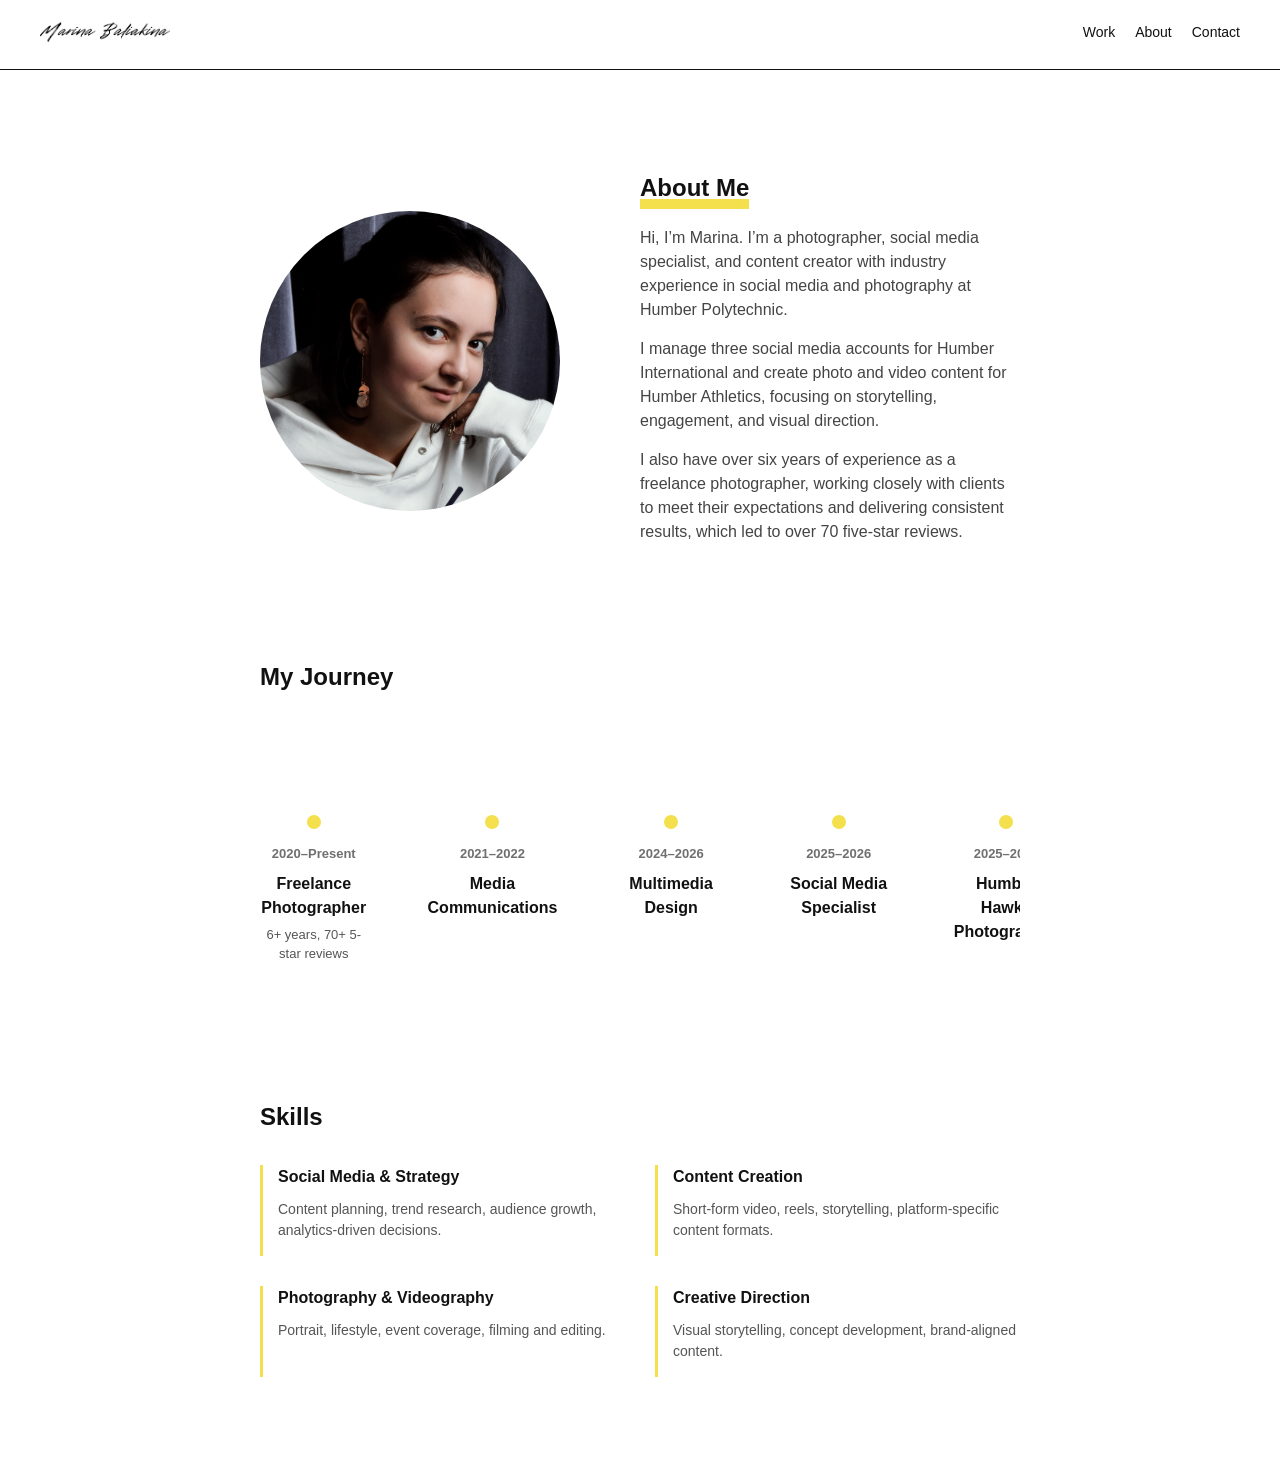
<file: pages/about.html>
<!DOCTYPE html>
<html lang="en">
<head>
  <meta charset="UTF-8" />
  <meta name="viewport" content="width=device-width, initial-scale=1.0"/>

  <title>About | Marina Baliakina</title>

  <link rel="stylesheet" href="../css/styles.css" />

  <style>

    /* ===== INTRO ===== */
    .about-intro {
      display: flex;
      align-items: center;
      justify-content: space-between;
      gap: 80px;
      margin-bottom: 100px;
    }

    .about-image img {
      width: 300px;
      border-radius: 300px;
    }

    .about-text {
      max-width: 520px;
    }

    /* ===== HORIZONTAL TIMELINE ===== */
    .timeline-horizontal {
      margin: 80px 0;
      overflow-x: auto;
    }

    .timeline-track {
      display: flex;
      gap: 60px;
      position: relative;
      padding: 40px 0;
      min-width: 800px;
    }


    .timeline-item {
      position: relative;
      text-align: center;
      width: 200px;

      opacity: 0;
      transform: translateY(40px);
      transition: 0.6s ease;
    }

    .timeline-item.show {
      opacity: 1;
      transform: translateY(0);
    }

    .timeline-dot {
      width: 14px;
      height: 14px;
      background: #f4e04d;
      border-radius: 50%;
      margin: 0 auto 15px;
      position: relative;
      z-index: 2;
      transition: 0.3s;
    }

    .timeline-item:hover .timeline-dot {
      transform: scale(1.4);
    }

    .timeline-year {
      font-size: 13px;
      font-weight: bold;
      margin-bottom: 8px;
      opacity: 0.6;
    }

    .timeline-content h3 {
      font-size: 16px;
      margin-bottom: 5px;
    }

    .timeline-content p {
      font-size: 13px;
      color: #555;
    }

    /* ===== SKILLS (more visual section) ===== */
    .skills-grid {
      display: grid;
      grid-template-columns: repeat(2, 1fr);
      gap: 30px;
      margin-top: 30px;
    }

    .skill-block {
      border-left: 3px solid #f4e04d;
      padding-left: 15px;
    }

    .skill-block h3 {
      margin-bottom: 10px;
      font-size: 16px;
    }

    .skill-block p {
      font-size: 14px;
      color: #555;
    }

    /* ===== SPACING ===== */
    .project h2 {
      margin-top: 60px;
      margin-bottom: 10px;
    }

    /* ===== MOBILE ===== */
    @media (max-width: 800px) {
      .about-intro {
        flex-direction: column;
        text-align: center;
      }

      .skills-grid {
        grid-template-columns: 1fr;
      }
    }

  </style>
</head>

<body>

<!-- NAV -->
<nav class="nav">
  <div class="logo">
    <a href="../index.html">
      <img src="../img/logo.png" alt="logo saying Marina Baliakina">
    </a>
  </div>

  <ul>
    <li class="dropdown">
      <a href="#work">Work</a>
      <ul class="dropdown-menu">
        <li><a href="../index.html#smm">Social Media</a></li>
        <li><a href="../index.html#design">Graphic & Motion Design</a></li>
        <li><a href="../index.html#videography">Videography</a></li>
        <li><a href="https://marina-baliakina.com/" target="_blank">Photography</a></li>
      </ul>
    </li>
    <li><a href="pages/about.html">About</a></li>
    <li><a href="#contact">Contact</a></li>
  </ul>
</nav>

<!-- ABOUT -->
<section class="project">

  <!-- INTRO -->
  <div class="about-intro">

    <div class="about-image">
      <img src="../img/profile.jpg" alt="Marina Baliakina">
    </div>

    <div class="about-text">
      <h1><span class="highlight2">About Me</span></h1>

      <p>
        Hi, I’m Marina. I’m a photographer, social media specialist, and content creator with industry experience in social media and photography at Humber Polytechnic.
      </p>

      <p>
        I manage three social media accounts for Humber International and create photo and video content for Humber Athletics, focusing on storytelling, engagement, and visual direction.
      </p>

      <p>
        I also have over six years of experience as a freelance photographer, working closely with clients to meet their expectations and delivering consistent results, which led to over 70 five-star reviews.
      </p>
    </div>

  </div>

  <!-- TIMELINE -->
  <h2>My Journey</h2>

  <div class="timeline-horizontal">
    <div class="timeline-track">

      <div class="timeline-item">
        <div class="timeline-dot"></div>
        <div class="timeline-year">2020–Present</div>
        <div class="timeline-content">
          <h3>Freelance Photographer</h3>
          <p>6+ years, 70+ 5-star reviews</p>
        </div>
      </div>

      <div class="timeline-item">
        <div class="timeline-dot"></div>
        <div class="timeline-year">2021–2022</div>
        <div class="timeline-content">
          <h3>Media Communications</h3>
        </div>
      </div>

      <div class="timeline-item">
        <div class="timeline-dot"></div>
        <div class="timeline-year">2024–2026</div>
        <div class="timeline-content">
          <h3>Multimedia Design</h3>
        </div>
      </div>

      <div class="timeline-item">
        <div class="timeline-dot"></div>
        <div class="timeline-year">2025–2026</div>
        <div class="timeline-content">
          <h3>Social Media Specialist</h3>
        </div>
      </div>

      <div class="timeline-item">
        <div class="timeline-dot"></div>
        <div class="timeline-year">2025–2026</div>
        <div class="timeline-content">
          <h3>Humber Hawks Photographer</h3>
        </div>
      </div>

    </div>
  </div>

  <!-- SKILLS -->
  <h2>Skills</h2>

  <div class="skills-grid">

    <div class="skill-block">
      <h3>Social Media & Strategy</h3>
      <p>Content planning, trend research, audience growth, analytics-driven decisions.</p>
    </div>

    <div class="skill-block">
      <h3>Content Creation</h3>
      <p>Short-form video, reels, storytelling, platform-specific content formats.</p>
    </div>

    <div class="skill-block">
      <h3>Photography & Videography</h3>
      <p>Portrait, lifestyle, event coverage, filming and editing.</p>
    </div>

    <div class="skill-block">
      <h3>Creative Direction</h3>
      <p>Visual storytelling, concept development, brand-aligned content.</p>
    </div>

  </div>

</section>

<!-- ANIMATION -->
<script>
  const items = document.querySelectorAll(".timeline-item");

  const observer = new IntersectionObserver(entries => {
    entries.forEach(entry => {
      if (entry.isIntersecting) {
        entry.target.classList.add("show");
      }
    });
  }, { threshold: 0.2 });

  items.forEach(item => observer.observe(item));
</script>

</body>
</html>
</file>
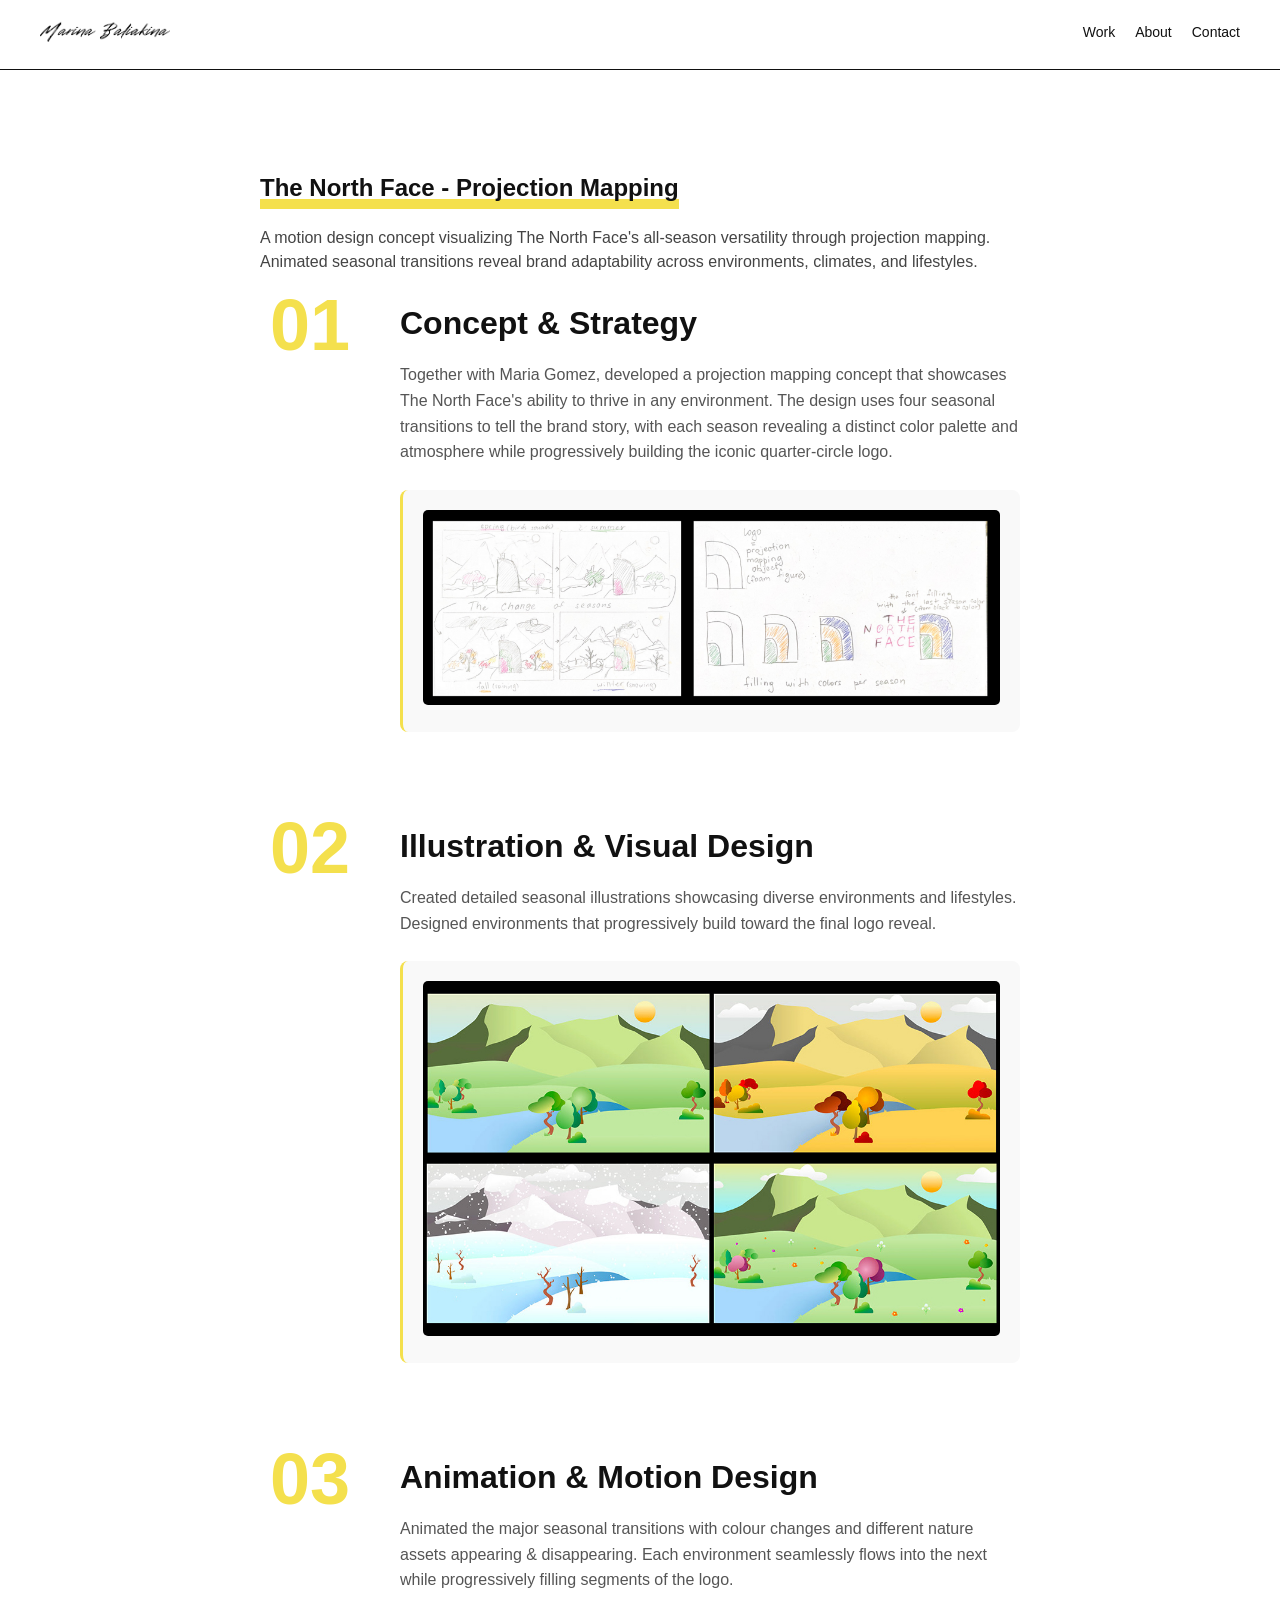
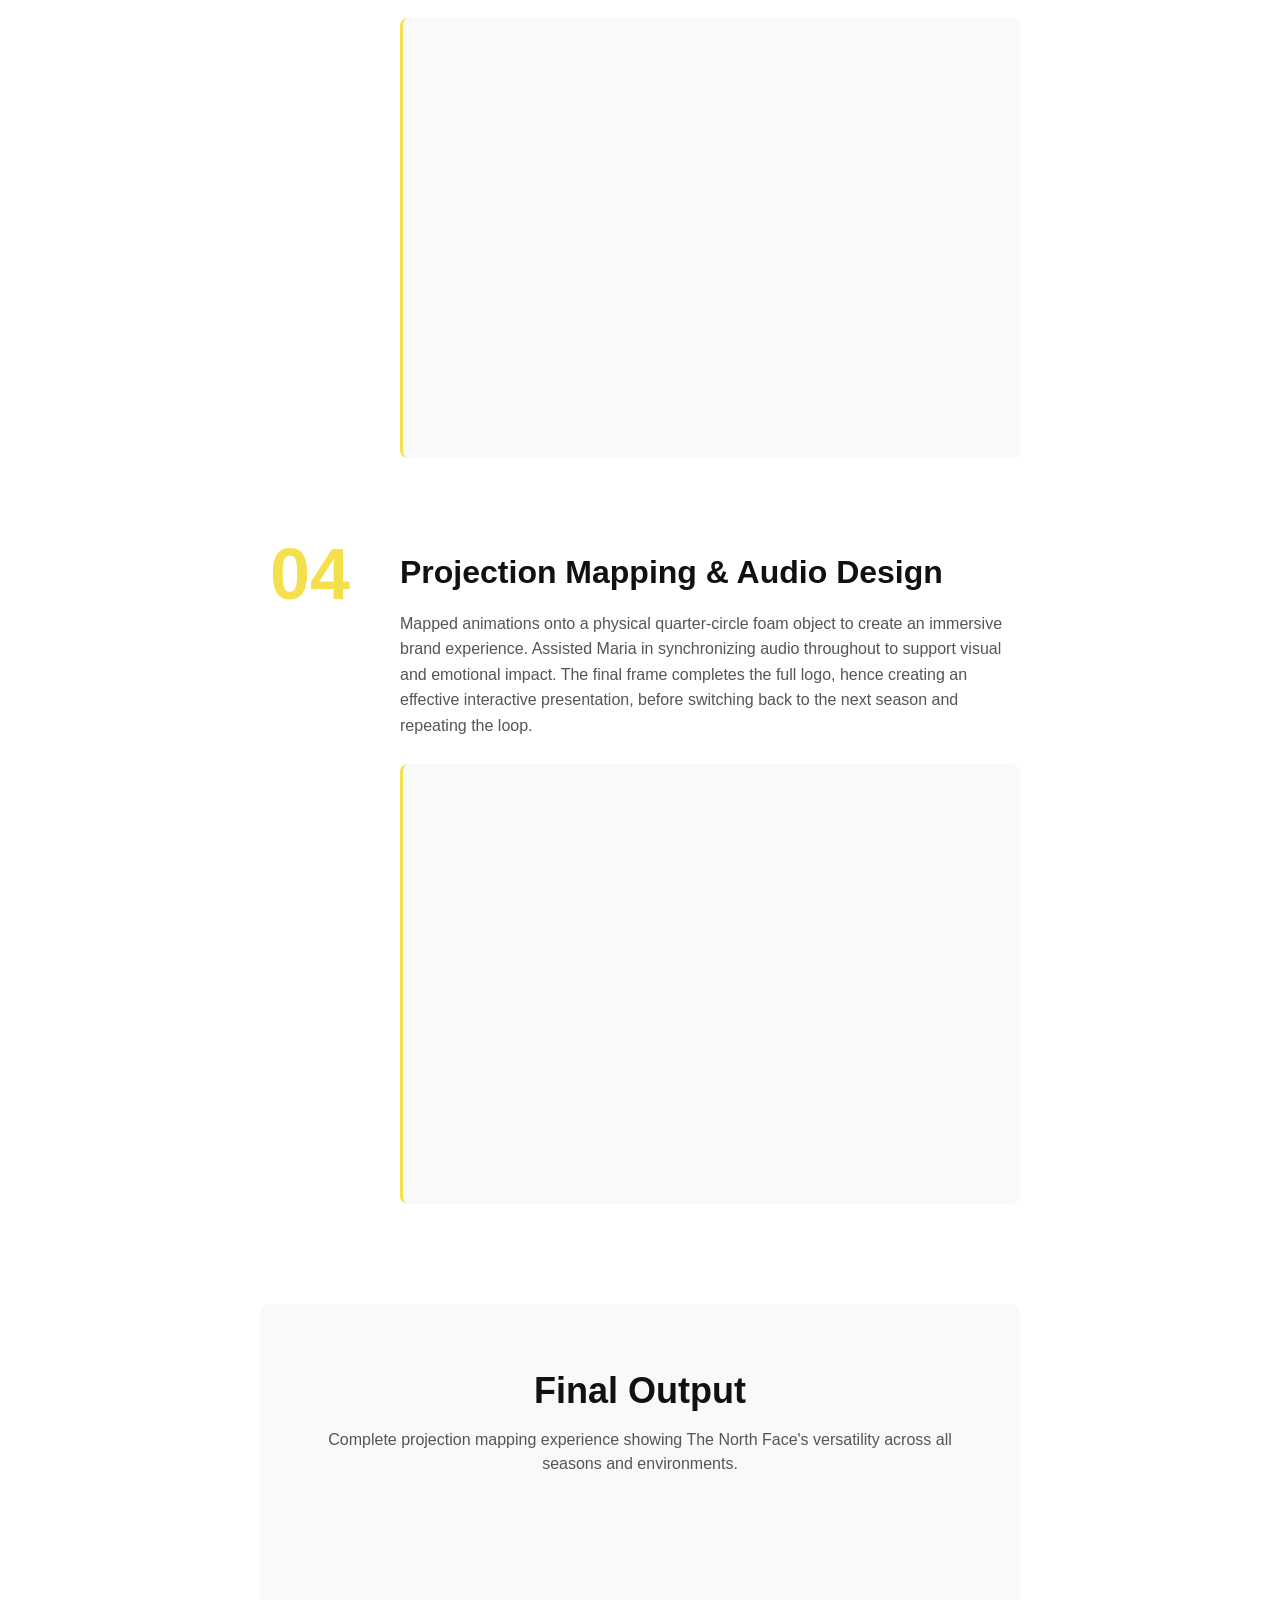
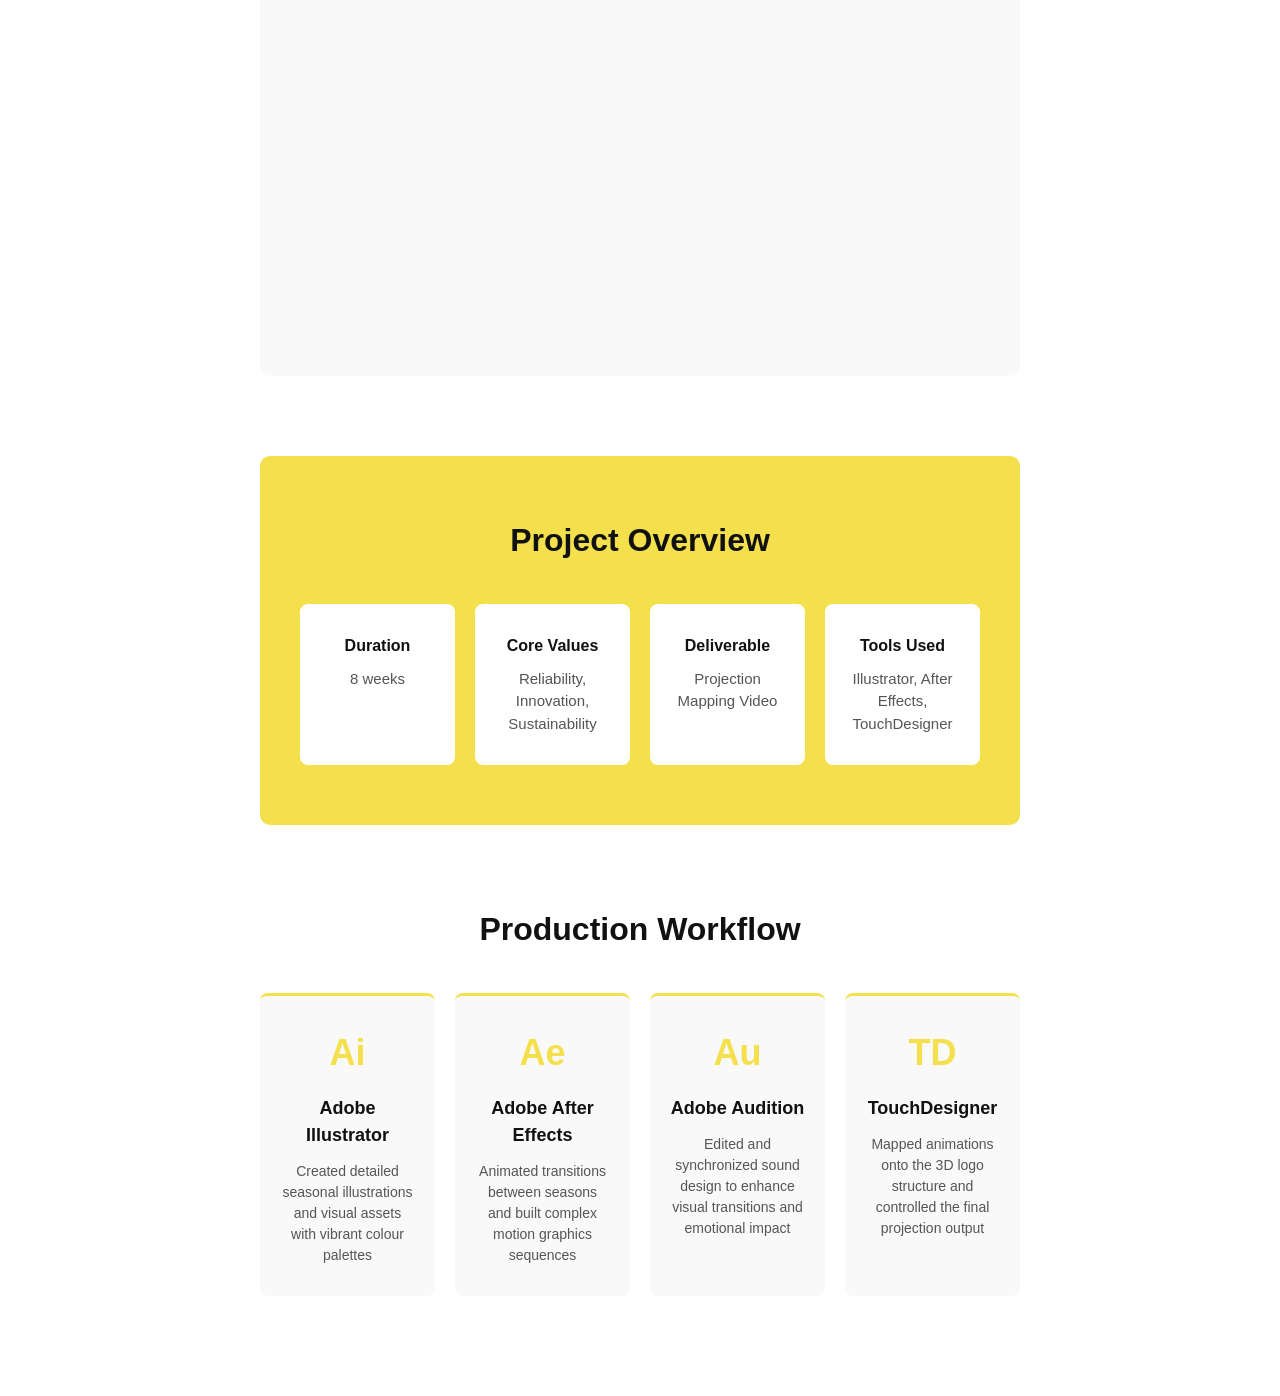
<file: pages/northface.html>
<!DOCTYPE html>
<html lang="en">
<head>
  <meta charset="UTF-8" />
  <meta name="viewport" content="width=device-width, initial-scale=1.0"/>

  <title>The North Face - Projection Mapping | Marina Baliakina</title>

  <link rel="stylesheet" href="../css/styles.css" />
  <link rel="stylesheet" href="https://cdnjs.cloudflare.com/ajax/libs/font-awesome/6.4.0/css/all.min.css"/>
</head>

<body>

<!-- ===== NAVIGATION ===== -->
<nav class="nav">
  <div class="logo">
    <a href="../index.html">
      <img src="../img/logo.png" alt="logo saying Marina Baliakina">
    </a>
  </div>

  <ul>
    <li class="dropdown">
      <a href="../index.html#work">Work</a>
      <ul class="dropdown-menu">
        <li><a href="../index.html#smm">Social Media</a></li>
        <li><a href="../index.html#design">Graphic & Motion Design</a></li>
        <li><a href="../index.html#videography">Videography</a></li>
        <li><a href="https://marina-baliakina.com/" target="_blank">Photography</a></li>
      </ul>
    </li>
    <li><a href="about.html">About</a></li>
    <li><a href="../index.html#contact">Contact</a></li>
  </ul>
</nav>

<!-- ===== PROJECT CONTENT ===== -->
<section class="project">

  <h1><span class="highlight2">The North Face - Projection Mapping</span></h1>

  <p>
    A motion design concept visualizing The North Face's all-season versatility through projection mapping. Animated seasonal transitions reveal brand adaptability across environments, climates, and lifestyles.
  </p>

  <!-- ===== MILESTONE 1 ===== -->
  <div class="milestone">
    <div class="milestone-number">01</div>
    <div class="milestone-content">
      <h2>Concept & Strategy</h2>
      <p>
        Together with Maria Gomez, developed a projection mapping concept that showcases The North Face's ability to thrive in any environment. The design uses four seasonal transitions to tell the brand story, with each season revealing a distinct color palette and atmosphere while progressively building the iconic quarter-circle logo.
      </p>
      <div class="milestone-assets">
        <img src="../img/tnf-sketch.png" alt="sketches of the projection mapping concept showing seasonal transitions and logo build">
      </div>
    </div>
  </div>

  <!-- ===== MILESTONE 2 ===== -->
  <div class="milestone">
    <div class="milestone-number">02</div>
    <div class="milestone-content">
      <h2>Illustration & Visual Design</h2>
      <p>
        Created detailed seasonal illustrations showcasing diverse environments and lifestyles. Designed environments that progressively build toward the final logo reveal.
      </p>
      <div class="milestone-assets">
        <img src="../img/tnf-process1.jpg" alt="process shots of the seasonal illustrations showing different environments and color palettes for each season">
      </div>
    </div>
  </div>

  <!-- ===== MILESTONE 3 ===== -->
  <div class="milestone">
    <div class="milestone-number">03</div>
    <div class="milestone-content">
      <h2>Animation & Motion Design</h2>
      <p>
        Animated the major seasonal transitions with colour changes and different nature assets appearing & disappearing. Each environment seamlessly flows into the next while progressively filling segments of the logo. 
      </p>
      <div class="milestone-assets">
<div style="height: 400px; position: relative;"><iframe src="https://player.vimeo.com/video/1152296448?badge=0&amp;autopause=0&amp;player_id=0&amp;app_id=58479" frameborder="0" allow="autoplay; fullscreen; picture-in-picture; clipboard-write; encrypted-media; web-share" referrerpolicy="strict-origin-when-cross-origin" style="position:absolute;top:0;left:0;width:100%;height:100%;" title="TNF Illustration - Seasons"></iframe></div><script src="https://player.vimeo.com/api/player.js"></script>
      </div>
    </div>
  </div>

  <!-- ===== MILESTONE 4 ===== -->
  <div class="milestone">
    <div class="milestone-number">04</div>
    <div class="milestone-content">
      <h2>Projection Mapping & Audio Design</h2>
      <p>
        Mapped animations onto a physical quarter-circle foam object to create an immersive brand experience. Assisted Maria in synchronizing audio throughout to support visual and emotional impact. The final frame completes the full logo, hence creating an effective interactive presentation, before switching back to the next season and repeating the loop.
      </p>
      <div class="milestone-assets">
<div style="height: 400px; position: relative;"><iframe src="https://player.vimeo.com/video/1152245424?badge=0&amp;autopause=0&amp;player_id=0&amp;app_id=58479" frameborder="0" allow="autoplay; fullscreen; picture-in-picture; clipboard-write; encrypted-media; web-share" referrerpolicy="strict-origin-when-cross-origin" style="position:absolute;top:0;left:0;width:100%;height:100%;" title="The North Face - Projection Mapping"></iframe></div><script src="https://player.vimeo.com/api/player.js"></script>
      </div>
    </div>
  </div>

  <!-- ===== PROJECT VIDEO ===== -->
  <div class="milestone-video">
    <h2>Final Output</h2>
    <p>Complete projection mapping experience showing The North Face's versatility across all seasons and environments.</p>
    <div class="work-row" style="justify-content: center; margin-top: 30px;">
      <div class="video-item-gr">
<div style="height: 400px; position: relative;"><iframe src="https://player.vimeo.com/video/1152245424?badge=0&amp;autopause=0&amp;player_id=0&amp;app_id=58479" frameborder="0" allow="autoplay; fullscreen; picture-in-picture; clipboard-write; encrypted-media; web-share" referrerpolicy="strict-origin-when-cross-origin" style="position:absolute;top:0;left:0;width:100%;height:100%;" title="The North Face - Projection Mapping"></iframe></div><script src="https://player.vimeo.com/api/player.js"></script>
      </div>
    </div>
  </div>

  <!-- ===== PROJECT SUMMARY ===== -->
  <div class="project-recap">
    <h2>Project Overview</h2>
    <div class="recap-grid">
      <div class="recap-item">
        <strong>Duration</strong>
        <p>8 weeks</p>
      </div>
      <div class="recap-item">
        <strong>Core Values</strong>
        <p>Reliability, Innovation, Sustainability</p>
      </div>
      <div class="recap-item">
        <strong>Deliverable</strong>
        <p>Projection Mapping Video</p>
      </div>
      <div class="recap-item">
        <strong>Tools Used</strong>
        <p>Illustrator, After Effects, TouchDesigner</p>
      </div>
    </div>
  </div>

  <!-- ===== TOOLS & PROCESS ===== -->
  <div class="tools-section">
    <h2>Production Workflow</h2>
    <div class="tools-grid">
      <div class="tool-card">
        <div class="tool-icon">Ai</div>
        <h3>Adobe Illustrator</h3>
        <p>Created detailed seasonal illustrations and visual assets with vibrant colour palettes</p>
      </div>

      <div class="tool-card">
        <div class="tool-icon">Ae</div>
        <h3>Adobe After Effects</h3>
        <p>Animated transitions between seasons and built complex motion graphics sequences</p>
      </div>

      <div class="tool-card">
        <div class="tool-icon">Au</div>
        <h3>Adobe Audition</h3>
        <p>Edited and synchronized sound design to enhance visual transitions and emotional impact</p>
      </div>

      <div class="tool-card">
        <div class="tool-icon">TD</div>
        <h3>TouchDesigner</h3>
        <p>Mapped animations onto the 3D logo structure and controlled the final projection output</p>
      </div>
    </div>
  </div>

</section>

<!-- ===== CUSTOM STYLES FOR NORTH FACE PAGE ===== -->
<style>
  /* ===== MILESTONE LAYOUT ===== */
  .milestone {
    display: flex;
    gap: 40px;
    margin-bottom: 80px;
    align-items: flex-start;
    position: relative;
  }

  .milestone-number {
    font-size: 72px;
    font-weight: 700;
    color: #f4e04d;
    line-height: 1;
    min-width: 100px;
    text-align: center;
  }

  .milestone-content {
    flex: 1;
    padding-top: 10px;
  }

  .milestone-content h2 {
    font-size: 32px;
    margin-bottom: 15px;
    color: #111;
  }

  .milestone-content p {
    color: #555;
    margin-bottom: 25px;
    font-size: 16px;
    line-height: 1.6;
  }

  .milestone-assets {
    background: #f9f9f9;
    padding: 20px;
    border-radius: 8px;
    border-left: 3px solid #f4e04d;
  }

  .milestone-assets img {
     max-width: 100%;
     border-radius: 5px;
  }

  .milestone-assets p {
    margin: 8px 0;
    color: #888;
    font-style: italic;
    font-size: 14px;
  }

  .milestone-assets p:first-child {
    margin-top: 0;
  }

  .milestone-assets p:last-child {
    margin-bottom: 0;
  }

  /* ===== VIDEO SECTION ===== */
  .milestone-video {
    margin: 100px 0 80px;
    padding: 60px 40px;
    background: #f9f9f9;
    border-radius: 10px;
    text-align: center;
  }

  .milestone-video h2 {
    font-size: 36px;
    margin-bottom: 10px;
  }

  .milestone-video p {
    color: #555;
    margin-bottom: 30px;
    font-size: 16px;
  }

  /* ===== PROJECT RECAP ===== */
  .project-recap {
    background: #f4e04d;
    padding: 60px 40px;
    border-radius: 10px;
    margin: 80px 0;
  }

  .project-recap h2 {
    text-align: center;
    font-size: 32px;
    margin-bottom: 40px;
    color: #111;
  }

  .recap-grid {
    display: grid;
    grid-template-columns: repeat(4, 1fr);
    gap: 20px;
  }

  .recap-item {
    background: #fff;
    padding: 30px 20px;
    border-radius: 8px;
    text-align: center;
  }

  .recap-item strong {
    display: block;
    font-size: 16px;
    color: #111;
    margin-bottom: 10px;
  }

  .recap-item p {
    font-size: 15px;
    color: #555;
    margin: 0;
  }

  /* ===== TOOLS SECTION ===== */
  .tools-section {
    margin-top: 80px;
  }

  .tools-section h2 {
    text-align: center;
    font-size: 32px;
    margin-bottom: 40px;
    color: #111;
  }

  .tools-grid {
    display: grid;
    grid-template-columns: repeat(4, 1fr);
    gap: 20px;
  }

  .tool-card {
    background: #f9f9f9;
    padding: 30px 20px;
    border-radius: 8px;
    text-align: center;
    border-top: 3px solid #f4e04d;
    transition: transform 0.3s ease;
  }

  .tool-card:hover {
    transform: translateY(-5px);
  }

  .tool-icon {
    font-size: 36px;
    font-weight: 700;
    color: #f4e04d;
    margin-bottom: 15px;
    display: block;
  }

  .tool-card h3 {
    font-size: 18px;
    margin-bottom: 12px;
    color: #111;
  }

  .tool-card p {
    font-size: 14px;
    color: #555;
    line-height: 1.5;
    margin: 0;
  }

  /* ===== RESPONSIVE ===== */
  @media (max-width: 768px) {
    .milestone {
      flex-direction: column;
      gap: 20px;
      margin-bottom: 60px;
    }

    .milestone-number {
      font-size: 48px;
      min-width: auto;
    }

    .milestone-content h2 {
      font-size: 24px;
    }

    .milestone-content p {
      font-size: 14px;
    }

    .milestone-video {
      padding: 40px 20px;
    }

    .milestone-video h2 {
      font-size: 28px;
    }

    .project-recap {
      padding: 40px 20px;
    }

    .project-recap h2 {
      font-size: 24px;
    }

    .milestone-assets img {
     max-width: 100%;
     border-radius: 5px;
    }

    .recap-grid {
      grid-template-columns: repeat(2, 1fr);
      gap: 15px;
    }

    .recap-item {
      padding: 20px 15px;
    }

    .recap-item strong {
      font-size: 14px;
    }

    .recap-item p {
      font-size: 13px;
    }

    .tools-section h2 {
      font-size: 24px;
    }

    .tools-grid {
      grid-template-columns: repeat(2, 1fr);
      gap: 15px;
    }

    .tool-card {
      padding: 20px 15px;
    }

    .tool-icon {
      font-size: 28px;
    }

    .tool-card h3 {
      font-size: 16px;
    }

    .tool-card p {
      font-size: 13px;
    }
  }

  @media (max-width: 480px) {
    .milestone-number {
      font-size: 36px;
    }

    .milestone-content h2 {
      font-size: 20px;
    }

    .milestone-content p {
      font-size: 13px;
      margin-bottom: 15px;
    }

    .milestone-assets {
      padding: 15px;
    }

    .milestone-assets p {
      font-size: 12px;
      margin: 6px 0;
    }

    .milestone-video h2 {
      font-size: 22px;
    }

    .milestone-video p {
      font-size: 14px;
    }

    .project-recap h2 {
      font-size: 20px;
      margin-bottom: 25px;
    }

    .recap-grid {
      grid-template-columns: 1fr;
    }

    .recap-item {
      padding: 15px;
    }

    .recap-item strong {
      font-size: 13px;
    }

    .recap-item p {
      font-size: 12px;
    }

    .tools-section h2 {
      font-size: 20px;
      margin-bottom: 25px;
    }

    .tools-grid {
      grid-template-columns: 1fr;
      gap: 10px;
    }

    .tool-card {
      padding: 15px;
    }

    .tool-icon {
      font-size: 24px;
      margin-bottom: 10px;
    }

    .tool-card h3 {
      font-size: 14px;
    }

    .tool-card p {
      font-size: 12px;
    }
  }
</style>

<script src="../scripts.js"></script>
</body>
</html>
</file>
<file: css/styles.css>
/* RESET */
* {
  margin: 0;
  padding: 0;
  box-sizing: border-box;
  font-family: Helvetica, Arial, sans-serif;

}

body {
  background: #fff;
  color: #111;
  line-height: 1.5;
}

a {
  text-decoration: none;
  color: #111;
}

/* NAV */
.nav {
  display: flex;
  justify-content: space-between;
  padding: 20px 40px;
  border-bottom: .5px solid #111;
}

.nav ul {
  display: flex;
  list-style: none;
  gap: 20px;
}

.nav a {
  text-decoration: none;
  color: #111;
  font-size: 14px;
}

/* LOGO */

.logo img {
  width: 130px;
}

/* HERO LAYOUT */
.hero {
  padding: 80px 170px;
}

.hero-inner {
  display: flex;
  align-items: center;
  justify-content: space-between;
  gap: 20px;
}

/* IMAGE */

.hero-image {
  display: flex;
  justify-content: flex-end;
  flex: 1;
}

.hero-image img {
  width: 60%;
  height: auto;
  object-fit: cover;
  border-radius: 300px;
}

/* TEXT */

.hero-text {
  flex: 1;
}

.hero-text h1 {
  font-size: 42px;
  margin-bottom: 15px;
}

.highlight {
  position: relative;
}

.highlight::after {
  content: "";
  position: absolute;
  left: 0;
  bottom: -4px;
  width: 100%;
  height: 10px;
  background-color: #f4e04d;
}

.hero-text a {
  text-decoration: none;
  color: #111;
}

/* BUTTON */

.btn {
  display: inline-block;
  border: .5px solid #111;
  border-radius: 40px;
  padding: 15px;
  margin-top: 15px;
  transition: 0.4s ease;
  text-decoration: none;
  color: #111;
}

.btn:hover {
  color: #fff;
  background: #111;
   border: .5px solid #fff;
}

/* WORK SECTION */

#work h1 {
  text-align: center;
  justify-content: center;
  font-size: 70px;
  color: #111;
  background-color: #f4e04d;
  margin-top: 30px;
}

#work p {
  text-align: center;
  justify-content: center;
  margin: 40px 30px;
}

.smm, .design, .videography {
  padding: 40px 170px;
}

.work-category {
  margin-bottom: 60px;
}

/* ===== CONTEXT BLOCK ===== */
.smm-context {
  margin: 80px auto;
  max-width: 900px;
  text-align: center; /* centers headings + intro */
}



/* INTRO */
.context-intro {
  display: block;
  margin-left: auto;
  margin-right: auto;
  max-width: 600px;
  text-align: center;
}


/* GRID (strategy + execution) */
.context-grid {
  display: grid;
  grid-template-columns: 1fr 1fr;
  gap: 40px;
  margin-bottom: 30px;
  text-align: left; /* keep text readable */
}

/* STATS */
.context-stats {
  display: flex;
  justify-content: center; /* center stats row */
  gap: 40px;
  flex-wrap: wrap;
}

.context-stats div {
  border-top: 2px solid #111;
  padding-top: 12px;

  opacity: 0;
  transform: translateY(30px);
  transition: 0.5s ease;
}

.context-stats div.show {
  opacity: 1;
  transform: translateY(0);
}

.context-stats strong {
  font-size: 26px;
  display: block;
}

.context-stats span {
  font-size: 13px;
  color: #555;
}

/* GRID ITEMS ANIMATION */
.context-grid div {
  opacity: 0;
  transform: translateY(30px);
  transition: 0.5s ease;
}

.context-grid div.show {
  opacity: 1;
  transform: translateY(0);
}

/* RESPONSIVE */
@media (max-width: 800px) {
  .context-grid {
    grid-template-columns: 1fr;
    text-align: center;
  }
}

.context-grid h4 {
  text-align: center;
  margin-bottom: 8px;
}

.context-grid p {
  text-align: left;
}


/* CATEGORY HEADER */
.category-header {
  display: flex;
  justify-content: space-between;
  align-items: center;
  text-decoration: none;
  margin-bottom: 10px;
}

.category-header h2 {
  font-size: 25px;
  color: #111;
  margin: 0;
}

/* HIGHLIGHT BEHIND TEXT */
.highlight2 {
  position: relative;
  z-index: 1;
}

.highlight2::after {
  content: "";
  position: absolute;
  left: 0;
  bottom: -8px;
  width: 100%;
  height: 10px;
  background-color: #f4e04d;
  z-index: -1;
}

/* FILTER */

.filter {
  display: flex;
  flex-direction: column;
  align-items: center; 
  text-align: center;
}

.filter-buttons {
  display: flex;
  gap: 16px; 
  flex-wrap: wrap; 
  justify-content: center;
}

.filter-h h2 {
  font-size: 40px;
}

/* ===== CATEGORY HEADER INLINE ARROW ===== */
.category-header {
  display: inline-flex;
  align-items: center;
  gap: 12px; 
  cursor: pointer;
  font-size: 25px;
}

/* GRID ROW */
.work-row {
  display: grid;
  grid-auto-flow: column;
  grid-auto-columns: max-content; /* FIX: allow real widths */
  gap: 20px;
  overflow-x: auto;
  padding-bottom: 10px;
  margin-top: 10px;
}

/* SMALL VIDEO ITEMS */
.video-item {
  display: flex;
  flex-direction: column;
  width: 250px; /* fixed size for regular items */
}

/* BIG VIMEO VIDEO */
.video-item-gr {
  width: 800px;
}

/* VIDEO PLACEHOLDER */
.video {
  height: 420px;
  background: #ddd;
  border-radius: 20px;
  transition: 0.3s ease;
}

.video:hover {
  transform: scale(1.02);
}

/* VIDEO ELEMENT */
video {
  width: 100%;
  height: auto;
  border-radius: 10px;
  display: block;
  transition: 0.3s ease;
}

video:hover {
  transform: scale(1.02);
}

/* VIDEO WRAPPER */
.video-wrapper {
  position: relative;
  cursor: pointer;
}

.video-wrapper video {
  width: 100%;
  display: block;
  border-radius: 10px;
}

/* PLAY BUTTON */
.play-btn {
  position: absolute;
  top: 50%;
  left: 50%;
  transform: translate(-50%, -50%);
  
  font-size: 40px;
  color: white;
  
  background: rgba(0,0,0,0.5);
  width: 70px;
  height: 70px;
  border-radius: 50%;
  
  display: flex;
  align-items: center;
  justify-content: center;

  transition: 0.2s;
}

.video-wrapper:hover .play-btn {
  background: rgba(0,0,0,0.7);
}

/* ARROW ITEM */
.arrow-item {
  display: flex;
  align-items: center;
  justify-content: center;
}

/* ARROW LINK */
.arrow-link {
  display: flex;
  align-items: center;
  gap: 10px;
  flex-direction: row;
}

/* TEXT NEXT TO ARROW */
.link-text {
  font-size: 14px;
  opacity: 0;
  white-space: nowrap;
  transition: opacity 0.3s ease;
  letter-spacing: 0.5px;
}

.arrow-link:hover .link-text {
  opacity: 1;
}

/* ARROW ICON */
.arrow {
  width: 50px;
  height: 50px;
  transition: transform 0.3s ease;
}

.arrow-link:hover .arrow {
  transform: translateX(5px);
}

/* INSTAGRAM BUTTON */
.insta-btn {
  margin-top: 10px;
  font-size: 13px;
  text-decoration: none;
  color: #111;
  border-bottom: 1px solid #111;
  align-self: flex-start;
  transition: 0.2s;
}

.insta-btn:hover {
  color: #f4e04d;
  border-bottom: 1px solid #f4e04d;
}

/* CONTACT */
.contact {
  padding: 100px 40px;
  text-align: center;
  background: #f8f8f8;
}

.contact h2 {
  font-size: 32px;
  margin-bottom: 30px;
}
.contact-email {
  display: flex;
  align-items: center;
  justify-content: center;
  gap: 10px;
}

.contact-email i {
  font-size: 16px;
  color: #111;
}

.contact-email a {
  font-size: 18px;
  color: #111;
  text-decoration: none;
  border-bottom: 1px solid transparent;
  transition: 0.3s;
}

.contact-email a:hover {
  border-bottom: 1px solid #111;
}

.socials {
  margin-top: 30px;
  display: flex;
  justify-content: center;
  gap: 60px;
}

.socials a {
  font-size: 30px;
  color: #111;
  text-decoration: none;
  transition: transform 0.2s ease, color 0.2s ease;
}

.socials a:hover {
  color: #f4e04d;
  transform: translateY(-3px) scale(1.05);
}

/* PROJECT PAGE */
.project {
  max-width: 800px;
  margin: 80px auto;
  padding: 20px;
}

.project h1 {
  margin-bottom: 20px;
}

.project p {
  margin-bottom: 15px;
  color: #444;
}

.project .video {
  margin-top: 30px;
}

.project-info {
  display: flex;
  align-items: center;
  justify-content: center;
  gap: 0px; /* space between image and text */
  margin-bottom: 20px;
}

/* control image size */
.project-info img {
  width: 250px; /* adjust as you like */
  height: auto;
}

/* text block */
.p-info {
  max-width: 1200px; /* optional, keeps it readable */
}

.smm-context {
  text-align: center;
}

.smm-context .context-intro {
  display: inline-block;
  max-width: 600px;
  text-align: center;
}

/* DROPDOWN */
.dropdown {
  position: relative;
}

.dropdown-menu {
  display: none;
  position: absolute;
  top: 100%;
  left: 0;
  background: #fff;
  border: 0.5px solid #111;
  border-top: none;
  list-style: none;
  padding: 10px 0;
  min-width: 200px;
  z-index: 1000;
  opacity: 0;
  visibility: hidden;
  transition: opacity 0.3s ease, visibility 0.3s ease;
}

.dropdown:hover .dropdown-menu {
  display: flex;
  flex-direction: column;
  opacity: 1;
  visibility: visible;
}

.dropdown-menu li {
  padding: 0;
}

.dropdown-menu a {
  display: block;
  padding: 12px 20px;
  font-size: 14px;
  transition: background 0.2s ease;
  color: #111;
}

.dropdown-menu a:hover {
  background: #f4e04d;
}



/* ===== RESPONSIVE: TABLET (768px and below) ===== */
@media (max-width: 768px) {
  /* Navigation */
  .nav {
    padding: 15px 20px;
    flex-wrap: wrap;
    gap: 15px;
  }

  .nav ul {
    gap: 15px;
    font-size: 12px;
  }

  .logo img {
    width: 100px;
  }

  /* Hero */
  .hero {
    padding: 40px 30px;
  }

  .hero-inner {
    flex-direction: column;
    gap: 30px;
  }

  .hero-image {
    justify-content: center;
  }

  .hero-image img {
    width: 80%;
    max-width: 300px;
  }

  .hero-text h1 {
    font-size: 32px;
  }

  .hero-text p {
    font-size: 14px;
  }

  /* Work Section */
  #work h1 {
    font-size: 48px;
  }

  .smm,
  .design,
  .videography {
    padding: 30px 20px;
  }

  .work-category {
    margin-bottom: 40px;
  }

  .category-header h2 {
    font-size: 20px;
  }

  /* Context */
  .context-grid {
    grid-template-columns: 1fr;
    gap: 30px;
  }

  .context-stats {
    gap: 20px;
  }

  .context-stats strong {
    font-size: 22px;
  }

  /* Work Row */
  .work-row {
    gap: 15px;
  }

  .video-item {
    width: 200px;
  }

  .video-item-gr {
    width: 100%;
    max-width: 600px;
  }

  /* Project Info */
  .project-info {
    gap: 20px;
    flex-direction: column;
    text-align: center;
  }

  .project-info img {
    width: 200px;
  }

  /* Project Page */
  .project {
    margin: 40px auto;
    padding: 15px;
  }

  .project h1 {
    font-size: 28px;
  }

  .project h2 {
    font-size: 20px;
  }

  /* Contact */
  .contact {
    padding: 60px 20px;
  }

  .socials {
    gap: 40px;
  }

  .socials a {
    font-size: 24px;
  }
}

/* ===== RESPONSIVE: MOBILE (480px and below) ===== */
@media (max-width: 480px) {
  /* Navigation */
  .nav {
    padding: 10px 15px;
    border-bottom: 0.5px solid #111;
  }

  .nav ul {
    flex-direction: column;
    gap: 10px;
    font-size: 12px;
    width: 100%;
  }

  .logo img {
    width: 80px;
  }

  .dropdown-menu {
    position: static;
    display: none;
    background: #f9f9f9;
    border: none;
    border-top: 0.5px solid #111;
    padding: 5px 0;
    min-width: 100%;
    opacity: 1;
    visibility: visible;
    margin-top: 5px;
  }

  .dropdown:hover .dropdown-menu {
    display: flex;
  }

  .dropdown-menu a {
    padding: 8px 15px;
    font-size: 12px;
  }

  /* Hero */
  .hero {
    padding: 30px 15px;
  }

  .hero-inner {
    gap: 20px;
  }

  .hero-image img {
    width: 100%;
    max-width: 250px;
    border-radius: 200px;
  }

  .hero-text h1 {
    font-size: 24px;
    margin-bottom: 10px;
  }

  .hero-text p {
    font-size: 13px;
    margin-bottom: 15px;
  }

  /* Filter & Buttons */
  .filter {
    padding: 20px 10px;
  }

  .filter-h h2 {
    font-size: 28px;
  }

  .filter-buttons {
    gap: 8px;
    flex-direction: column;
  }

  .btn {
    width: 100%;
    text-align: center;
    padding: 12px 15px;
  }

  /* Work Section */
  #work h1 {
    font-size: 32px;
    padding: 15px 10px;
  }

  #work p {
    margin: 20px 15px;
    font-size: 14px;
  }

  .smm,
  .design,
  .videography {
    padding: 20px 10px;
  }

  .work-category {
    margin-bottom: 30px;
  }

  .category-header h2 {
    font-size: 18px;
  }

  /* Context */
  .smm-context {
    margin: 40px 0;
  }

  .context-intro {
    font-size: 14px;
    margin-bottom: 30px;
  }

  .context-grid {
    gap: 20px;
  }

  .context-grid h4 {
    font-size: 16px;
  }

  .context-grid p {
    font-size: 13px;
  }

  .context-stats {
    gap: 15px;
    flex-direction: column;
  }

  .context-stats div {
    min-width: 100%;
  }

  .context-stats strong {
    font-size: 20px;
  }

  .context-stats span {
    font-size: 12px;
  }

  /* Work Row */
  .work-row {
    gap: 10px;
    overflow-x: auto;
  }

  .video-item {
    width: 160px;
    flex-shrink: 0;
  }

  .video-item-gr {
    width: 100%;
  }

  .video {
    height: 300px;
  }

  .play-btn {
    width: 50px;
    height: 50px;
    font-size: 24px;
  }

  .insta-btn {
    font-size: 12px;
    margin-top: 8px;
  }

  /* Project Info */
  .project-info {
    padding: 0 10px;
  }

  .project-info img {
    width: 150px;
  }

  /* Project Page */
  .project {
    margin: 30px auto;
    padding: 10px;
    max-width: 100%;
  }

  .project h1 {
    font-size: 22px;
    margin-bottom: 20px;
  }

  .project h2 {
    font-size: 18px;
    margin-top: 30px;
    margin-bottom: 12px;
  }

  .project p {
    font-size: 14px;
    margin-bottom: 12px;
  }

  /* Arrow */
  .arrow {
    width: 40px;
    height: 40px;
  }

  .arrow-link:hover .arrow {
    transform: translateX(60px);
  }

  .link-text {
    font-size: 12px;
  }

  /* Contact */
  .contact {
    padding: 40px 15px;
  }

  .contact h2 {
    font-size: 24px;
  }

  .contact-email {
    flex-direction: column;
    gap: 8px;
  }

  .contact-email a {
    font-size: 14px;
  }

  .socials {
    gap: 30px;
  }

  .socials a {
    font-size: 20px;
  }
}

/* ===== SMALL MOBILE (under 360px) ===== */
@media (max-width: 360px) {
  .hero-text h1 {
    font-size: 20px;
  }

  .video-item-gr {
    max-width: 300px;
  }

  #work h1 {
    font-size: 24px;
  }

  .filter-h h2 {
    font-size: 20px;
  }

  .category-header h2 {
    font-size: 16px;
  }

  .video-item {
    width: 140px;
  }

  .project h1 {
    font-size: 18px;
  }

  .project h2 {
    font-size: 16px;
  }
}

/* WORK ROW: Desktop 3x3 grid */
.work-row {
  display: grid;
  grid-template-columns: repeat(3, minmax(220px, 1fr));
  gap: 20px;
  overflow: visible;
  padding-bottom: 10px;
  margin-top: 20px;
}

/* Make video-item-gr span 2 columns so arrow is to the right */
.video-item-gr {
  grid-column: span 2;
  
}

/* Tablet: Switch to flexbox for vertical stacking (1 video per row) */
@media (max-width: 768px) {
  .work-row {
    display: flex;
    flex-direction: column;
    gap: 20px;
  }

  .arrow-item {
    align-self: flex-start;
  }
}

/* Mobile: Keep flexbox for vertical stacking (1 video per row) */
@media (max-width: 480px) {
  .work-row {
    display: flex;
    flex-direction: column;
    gap: 12px;
  }

  .video {
    height: 240px;
  }

  .video-wrapper video {
    height: 240px;
    object-fit: cover;
  }

  .arrow-item {
    align-self: flex-start;
  }
}

/* WORK ROW: desktop */
.work-row {
  display: grid;
  grid-template-columns: repeat(3, minmax(250px, 1fr));
  gap: 20px;
  align-items: start;
  margin-top: 20px;
}

/* design/videography: video takes 2 columns, arrow to the right on desktop */
.video-item-gr {
  grid-column: span 2;
}
.arrow-item {
  display: flex;
  justify-content: flex-end;
  align-items: center;
}

/* tablet & mobile: stack vertically (1 per row) */
@media (max-width: 1024px) {
  .work-row {
    grid-template-columns: 1fr;
  }
  .video-item-gr {
    grid-column: auto;
  }
  .arrow-item {
    justify-content: flex-start;
    width: 100%;
  }

  .video-item-gr {
    max-width: 400px;
  }
}

iframe .tnf {
    width: 800px;
}

iframe .planty {
    width: 800px;
}
</file>
